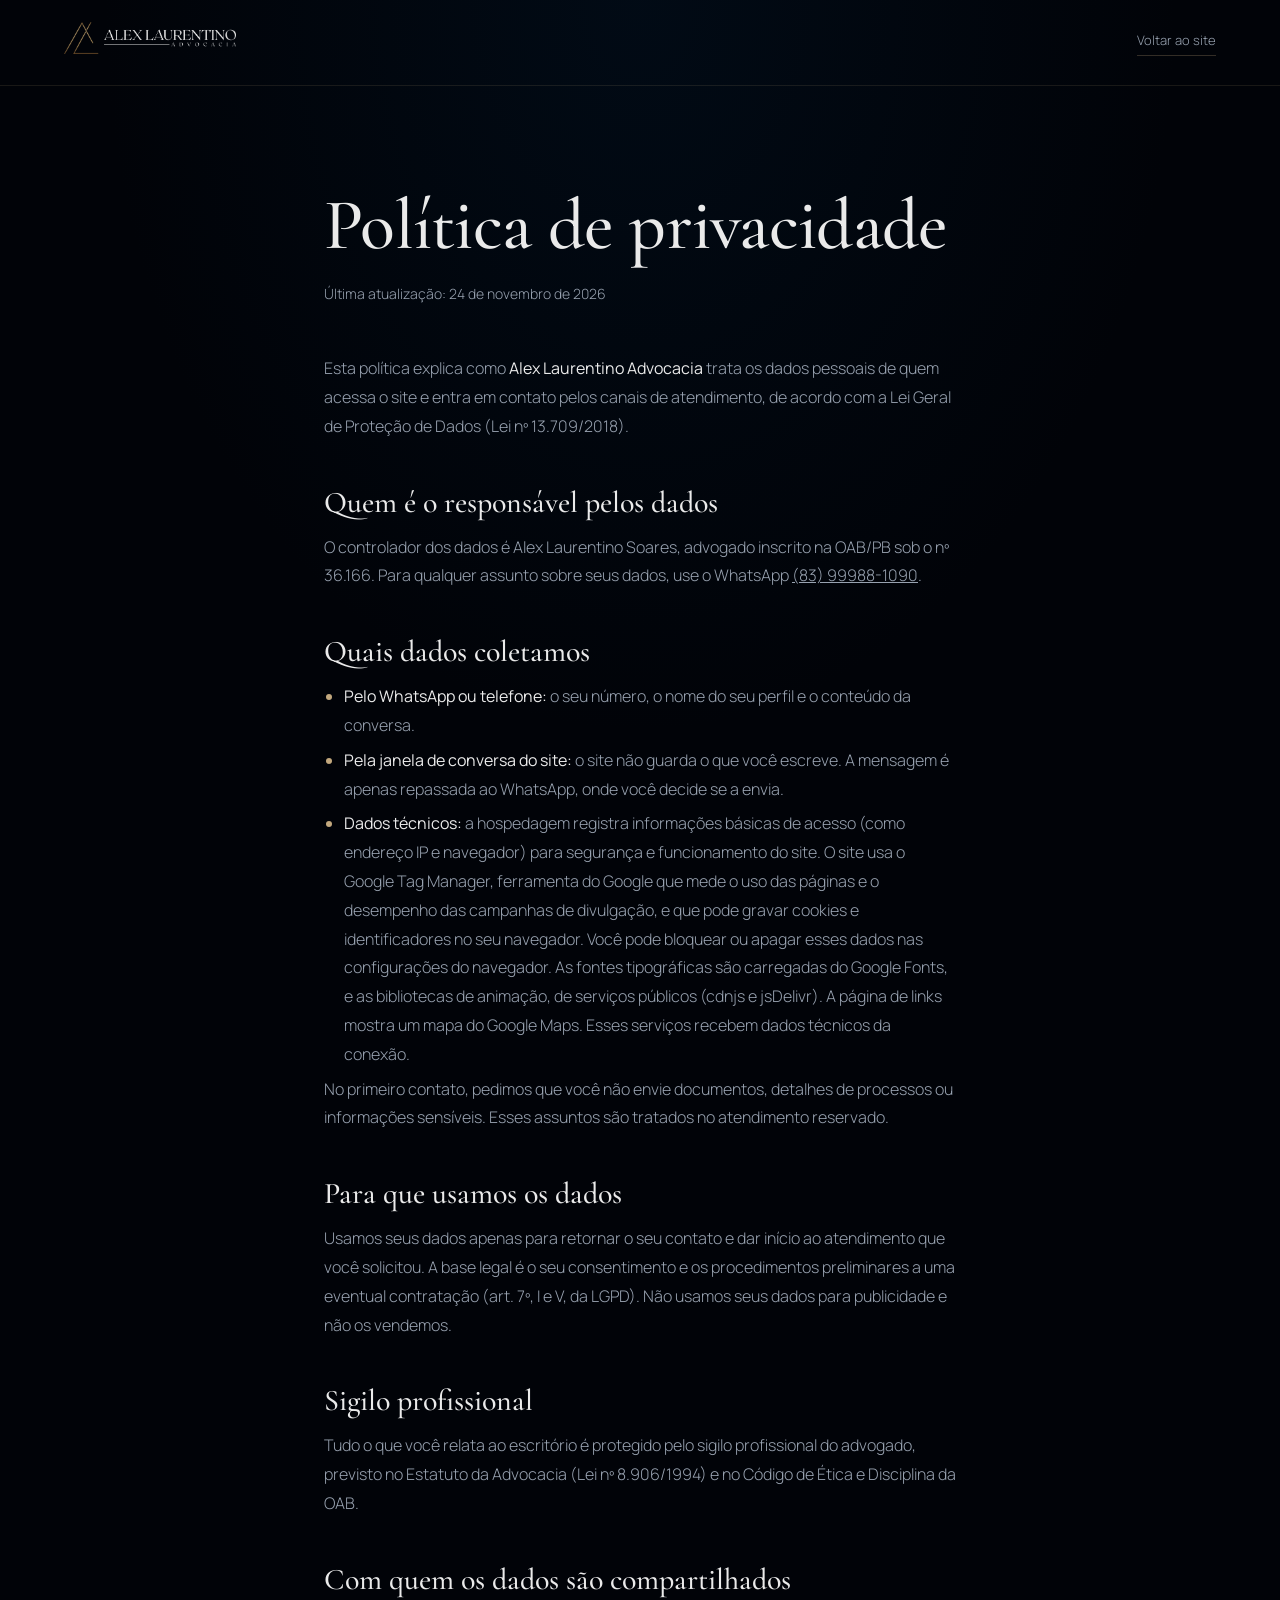
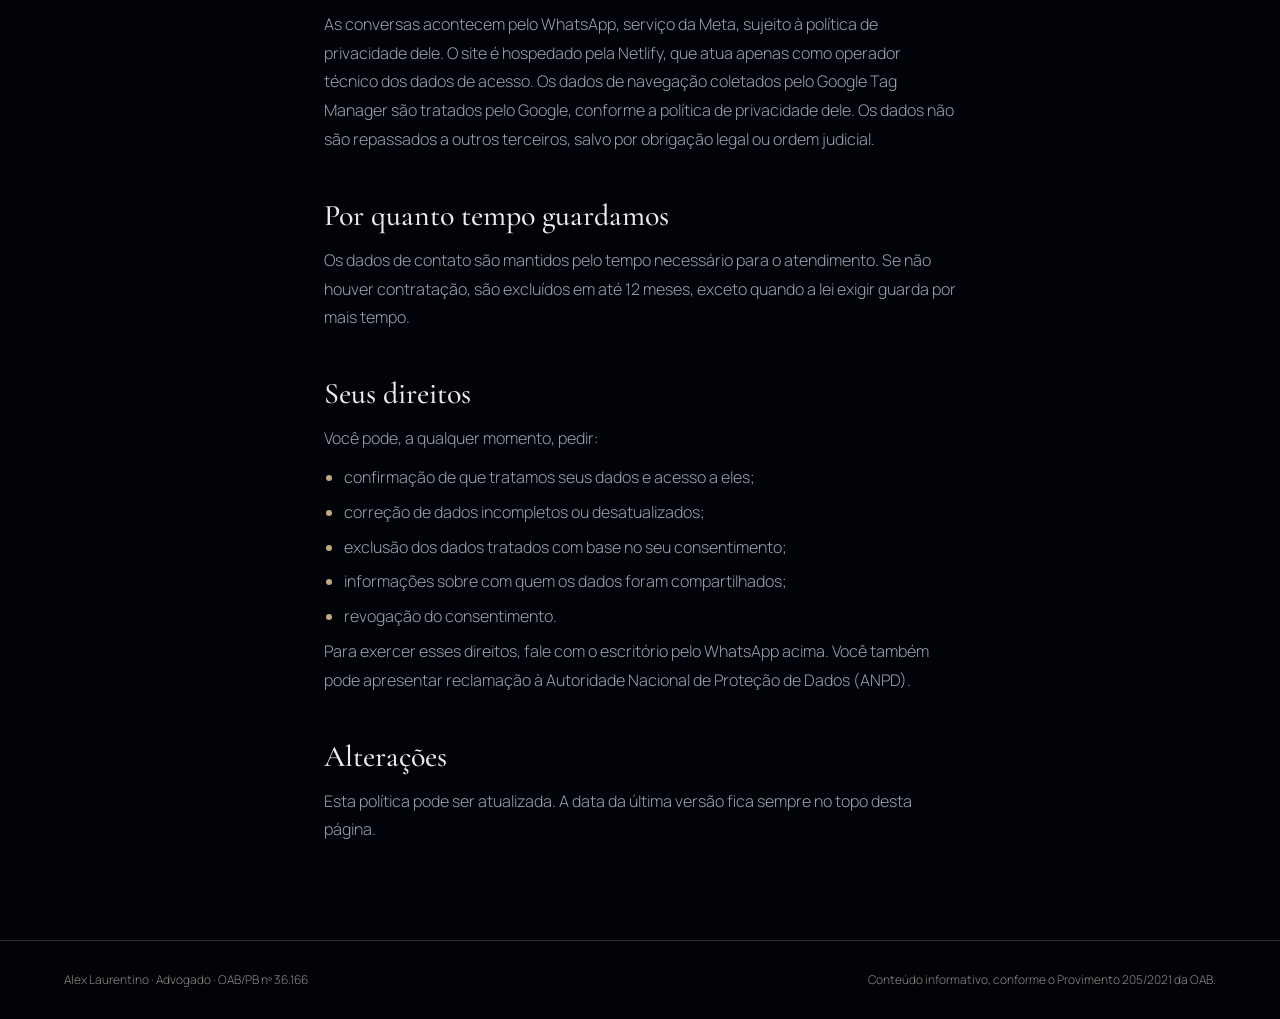
<file: site/privacidade.html>
<!doctype html>
<html lang="pt-BR">
<head>
<meta charset="utf-8">
<meta name="viewport" content="width=device-width, initial-scale=1">
<!--%%GTM_HEAD%%-->
<title>Política de privacidade · Alex Laurentino Advocacia</title>
<meta name="description" content="Como Alex Laurentino Advocacia trata os dados de quem entra em contato pelo site, pelo WhatsApp ou por telefone, conforme a LGPD.">
<meta name="robots" content="noindex, follow">
<link rel="preconnect" href="https://fonts.googleapis.com"><link rel="preconnect" href="https://fonts.gstatic.com" crossorigin>
<link href="https://fonts.googleapis.com/css2?family=Cormorant+Garamond:ital,wght@0,500;0,600;1,500&family=Manrope:wght@300;400;500&display=swap" rel="stylesheet">
<link rel="icon" href="favicon.ico" sizes="32x32"><link rel="icon" href="favicon-512.png" type="image/png" sizes="512x512">
<link rel="apple-touch-icon" href="apple-touch-icon.png">
<meta name="theme-color" content="#010308">
<link rel="stylesheet" href="css/privacidade.css">
</head>
<body>
<!--%%GTM_BODY%%-->
<header class="topo">
  <a href="/" aria-label="Voltar ao início"><img src="assets/marca/logo-nav.png" alt="Alex Laurentino Advocacia" width="172" height="32"></a>
  <a class="voltar" href="/">Voltar ao site</a>
</header>
<main>
  <h1>Política de privacidade</h1>
  <p class="data">Última atualização: 24 de novembro de 2026</p>

  <p>Esta política explica como <strong>Alex Laurentino Advocacia</strong> trata os dados pessoais de quem acessa o site e entra em contato pelos canais de atendimento, de acordo com a Lei Geral de Proteção de Dados (Lei nº 13.709/2018).</p>

  <h2>Quem é o responsável pelos dados</h2>
  <p>O controlador dos dados é Alex Laurentino Soares, advogado inscrito na OAB/PB sob o nº 36.166. Para qualquer assunto sobre seus dados, use o WhatsApp <a href="https://wa.me/5583999881090?text=Ol%C3%A1.%20Gostaria%20de%20tratar%20sobre%20os%20meus%20dados%20pessoais.">(83) 99988-1090</a>.</p>

  <h2>Quais dados coletamos</h2>
  <ul>
    <li><strong>Pelo WhatsApp ou telefone:</strong> o seu número, o nome do seu perfil e o conteúdo da conversa.</li>
    <li><strong>Pela janela de conversa do site:</strong> o site não guarda o que você escreve. A mensagem é apenas repassada ao WhatsApp, onde você decide se a envia.</li>
    <li><strong>Dados técnicos:</strong> a hospedagem registra informações básicas de acesso (como endereço IP e navegador) para segurança e funcionamento do site. O site usa o Google Tag Manager, ferramenta do Google que mede o uso das páginas e o desempenho das campanhas de divulgação, e que pode gravar cookies e identificadores no seu navegador. Você pode bloquear ou apagar esses dados nas configurações do navegador. As fontes tipográficas são carregadas do Google Fonts, e as bibliotecas de animação, de serviços públicos (cdnjs e jsDelivr). A página de links mostra um mapa do Google Maps. Esses serviços recebem dados técnicos da conexão.</li>
  </ul>
  <p>No primeiro contato, pedimos que você não envie documentos, detalhes de processos ou informações sensíveis. Esses assuntos são tratados no atendimento reservado.</p>

  <h2>Para que usamos os dados</h2>
  <p>Usamos seus dados apenas para retornar o seu contato e dar início ao atendimento que você solicitou. A base legal é o seu consentimento e os procedimentos preliminares a uma eventual contratação (art. 7º, I e V, da LGPD). Não usamos seus dados para publicidade e não os vendemos.</p>

  <h2>Sigilo profissional</h2>
  <p>Tudo o que você relata ao escritório é protegido pelo sigilo profissional do advogado, previsto no Estatuto da Advocacia (Lei nº 8.906/1994) e no Código de Ética e Disciplina da OAB.</p>

  <h2>Com quem os dados são compartilhados</h2>
  <p>As conversas acontecem pelo WhatsApp, serviço da Meta, sujeito à política de privacidade dele. O site é hospedado pela Netlify, que atua apenas como operador técnico dos dados de acesso. Os dados de navegação coletados pelo Google Tag Manager são tratados pelo Google, conforme a política de privacidade dele. Os dados não são repassados a outros terceiros, salvo por obrigação legal ou ordem judicial.</p>

  <h2>Por quanto tempo guardamos</h2>
  <p>Os dados de contato são mantidos pelo tempo necessário para o atendimento. Se não houver contratação, são excluídos em até 12 meses, exceto quando a lei exigir guarda por mais tempo.</p>

  <h2>Seus direitos</h2>
  <p>Você pode, a qualquer momento, pedir:</p>
  <ul>
    <li>confirmação de que tratamos seus dados e acesso a eles;</li>
    <li>correção de dados incompletos ou desatualizados;</li>
    <li>exclusão dos dados tratados com base no seu consentimento;</li>
    <li>informações sobre com quem os dados foram compartilhados;</li>
    <li>revogação do consentimento.</li>
  </ul>
  <p>Para exercer esses direitos, fale com o escritório pelo WhatsApp acima. Você também pode apresentar reclamação à Autoridade Nacional de Proteção de Dados (ANPD).</p>

  <h2>Alterações</h2>
  <p>Esta política pode ser atualizada. A data da última versão fica sempre no topo desta página.</p>
</main>
<footer><span>Alex Laurentino · Advogado · OAB/PB nº 36.166</span><span>Conteúdo informativo, conforme o Provimento 205/2021 da OAB.</span></footer>
</body>
</html>
</file>
<file: site/css/privacidade.css>
/* política de privacidade */
:root{--preto:#010308;--off:#EAEAEA;--cinza:#98a2b0;--linha:rgba(194,168,126,.26);--ouro-2:#C2A87E;--ouro-3:#E9DBBE;
  --serif:"Cormorant Garamond",Georgia,serif;--sans:"Manrope",system-ui,sans-serif;--gut:clamp(20px,5vw,96px)}
*{box-sizing:border-box;margin:0;padding:0}
body{background:radial-gradient(60% 40% at 50% 0%,rgba(2,28,52,.3),transparent 70%),var(--preto);color:var(--off);font:300 16px/1.8 var(--sans);-webkit-font-smoothing:antialiased}
a{color:inherit}
a:focus-visible{outline:2px solid var(--ouro-3);outline-offset:4px;border-radius:4px}
::selection{background:rgba(194,168,126,.35)}
.topo{display:flex;align-items:center;justify-content:space-between;padding:22px var(--gut);border-bottom:1px solid rgba(194,168,126,.12)}
.topo img{height:32px;width:auto}
.topo .voltar{font-size:13px;color:var(--cinza);text-decoration:none;border-bottom:1px solid var(--linha);padding-bottom:2px}
.topo .voltar:hover{color:var(--off);border-color:var(--ouro-2)}
main{max-width:760px;margin:0 auto;padding:clamp(56px,8vw,104px) var(--gut) 96px}
h1{font:500 clamp(42px,6vw,72px)/1.04 var(--serif);letter-spacing:-.01em;margin-bottom:18px}
.data{color:var(--cinza);font-size:14px;margin-bottom:48px}
h2{font:500 clamp(24px,2.4vw,30px)/1.2 var(--serif);margin:44px 0 12px;color:var(--off)}
p,li{color:var(--cinza)}
p+p{margin-top:12px}
ul{margin:10px 0 0 20px}
li{margin-bottom:6px}
li::marker{color:var(--ouro-2)}
strong{color:var(--off);font-weight:400}
footer{border-top:1px solid var(--linha);padding:28px var(--gut);font-size:12px;color:#8f8882;display:flex;justify-content:space-between;gap:16px;flex-wrap:wrap}
</file>
